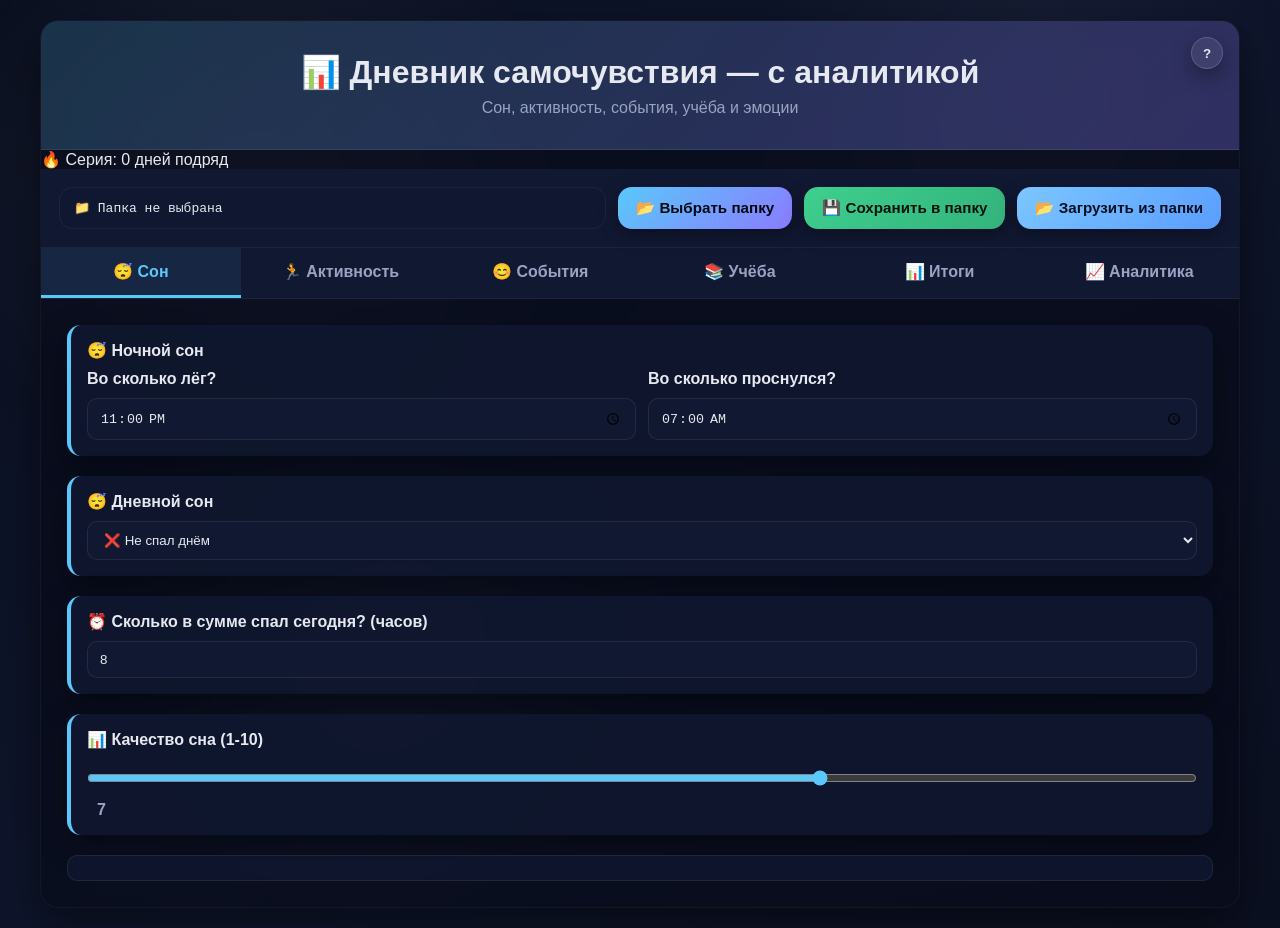
<file: index.html>
<!DOCTYPE html>
<html lang="ru">
<head>
    <meta charset="UTF-8">
    <meta name="viewport" content="width=device-width, initial-scale=1.0">
    <title>Дневник самочувствия — с аналитикой</title>
    <link rel="stylesheet" href="styles.css">
    <script src="app.js" defer></script>
</head>
<body>
    <div class="container">
        <div class="header">
            <button class="help-btn" onclick="openHelp()" title="Зачем это нужно?">?</button>
            <h1>📊 Дневник самочувствия — с аналитикой</h1>
            <p>Сон, активность, события, учёба и эмоции</p>
        </div>

        <div class="streak-card">
            🔥 Серия: <span id="streakValue">0</span> дней подряд
        </div>

        <div class="folder-setup">
            <div class="folder-controls">
                <div class="folder-status" id="folderStatus">
                    📁 Папка не выбрана
                </div>
                <button class="btn btn-primary" onclick="selectFolder()">
                    📂 Выбрать папку
                </button>
                <button class="btn btn-success" onclick="saveReport()">
                    💾 Сохранить в папку
                </button>
                <button class="btn btn-info" onclick="loadFromFolder()">
                    📂 Загрузить из папки
                </button>
            </div>
        </div>

        <div class="tabs">
            <div class="tab active" onclick="switchTab('bio', this)">😴 Сон</div>
            <div class="tab" onclick="switchTab('activity', this)">🏃 Активность</div>
            <div class="tab" onclick="switchTab('emotions', this)">😊 События</div>
            <div class="tab" onclick="switchTab('study', this)">📚 Учёба</div>
            <div class="tab" onclick="switchTab('summary', this)">📊 Итоги</div>
            <div class="tab" onclick="switchTab('analytics', this); loadAnalytics()">📈 Аналитика</div>
        </div>

        <div class="form-container">
            <!-- Вкладка: Сон -->
            <div id="bio" class="tab-content active">
                <div class="form-group">
                    <label>😴 Ночной сон</label>
                    <div class="row">
                        <div class="col">
                            <label>Во сколько лёг?</label>
                            <input type="time" id="sleepTime" value="23:00">
                        </div>
                        <div class="col">
                            <label>Во сколько проснулся?</label>
                            <input type="time" id="wakeTime" value="07:00">
                        </div>
                    </div>
                </div>

                <div class="form-group">
                    <label>😴 Дневной сон</label>
                    <select id="daySleep">
                        <option value="0">❌ Не спал днём</option>
                        <option value="1">✅ Спал меньше часа</option>
                        <option value="2">✅ Спал 1-2 часа</option>
                        <option value="3">✅ Спал больше 2 часов</option>
                    </select>
                </div>

                <div class="form-group">
                    <label>⏰ Сколько в сумме спал сегодня? (часов)</label>
                    <input type="number" id="totalSleep" min="0" max="24" step="0.5" value="8">
                </div>

                <div class="form-group">
                    <label>📊 Качество сна (1-10)</label>
                    <input type="range" id="sleepQuality" min="1" max="10" value="7" oninput="updateRangeValue('sleepQualityVal', this.value)">
                    <span id="sleepQualityVal" class="range-value">7</span>
                </div>
            </div>

            <!-- Вкладка: Активность -->
            <div id="activity" class="tab-content">
                <div class="form-group">
                    <label>🏃 Физическая активность</label>
                    <div id="activities"></div>
                    <button class="btn btn-info" onclick="addActivity()" style="margin-top: 10px;">➕ Добавить активность</button>
                </div>

                <div class="form-group">
                    <label>🚶 Количество шагов</label>
                    <input type="number" id="steps" min="0" max="50000" value="5000" step="100">
                </div>
            </div>

            <!-- Вкладка: События -->
            <div id="emotions" class="tab-content">
                <div class="form-group">
                    <label>😊 Настроение (1-10)</label>
                    <input type="range" id="mood" min="1" max="10" value="7" oninput="updateRangeValue('moodVal', this.value)">
                    <span id="moodVal" class="range-value">7</span>
                </div>

                <div class="form-group">
                    <label>😰 Уровень стресса (1-10)</label>
                    <input type="range" id="stress" min="1" max="10" value="4" oninput="updateRangeValue('stressVal', this.value)">
                    <span id="stressVal" class="range-value">4</span>
                </div>

                <div class="form-group">
                    <label>✨ Хорошие события</label>
                    <div id="goodEvents"></div>
                    <button class="btn btn-info" onclick="addGoodEvent()" style="margin-top: 10px;">➕ Добавить хорошее событие</button>
                    <div class="hint">💡 Отмечай всё, что порадовало сегодня</div>
                </div>

                <div class="form-group">
                    <label>💔 Плохие события</label>
                    <div id="badEvents"></div>
                    <button class="btn btn-info" onclick="addBadEvent()" style="margin-top: 10px;">➕ Добавить плохое событие</button>
                    <div class="hint">💡 Что расстроило или вызвало стресс</div>
                </div>
            </div>

            <!-- Вкладка: Учёба -->
            <div id="study" class="tab-content">
                <div class="form-group">
                    <label>📚 Посещение пар</label>
                    <div class="row">
                        <div class="col">
                            <label>Сколько посетил?</label>
                            <input type="number" id="classesAttended" min="0" max="10" value="3">
                        </div>
                        <div class="col">
                            <label>Из скольки всего?</label>
                            <input type="number" id="classesTotal" min="0" max="10" value="4">
                        </div>
                    </div>
                </div>

                <div class="form-group">
                    <label>🏠 Время на учёбу дома (часов)</label>
                    <input type="number" id="homeStudyHours" min="0" max="24" step="0.5" value="2">
                </div>

                <div class="form-group">
                    <label>📊 Сложность учебного дня (1-10)</label>
                    <input type="range" id="difficulty" min="1" max="10" value="5" oninput="updateRangeValue('difficultyVal', this.value)">
                    <span id="difficultyVal" class="range-value">5</span>
                </div>

                <div class="form-group">
                    <label>🤔 Прокрастинация (1-10)</label>
                    <input type="range" id="procrastination" min="1" max="10" value="5" oninput="updateRangeValue('procrastinationVal', this.value)">
                    <span id="procrastinationVal" class="range-value">5</span>
                    <div class="hint">1 = легко учился, 10 = вообще не мог заставить себя</div>
                </div>
            </div>

            <!-- Вкладка: Итоги -->
            <div id="summary" class="tab-content">
                <div class="form-group">
                    <label>⚡ Продуктивность (1-10)</label>
                    <input type="range" id="productivity" min="1" max="10" value="6" oninput="updateRangeValue('productivityVal', this.value)">
                    <span id="productivityVal" class="range-value">6</span>
                </div>

                <div class="form-group">
                    <label>😩 Заёбанность/усталость (1-10)</label>
                    <input type="range" id="fatigue" min="1" max="10" value="5" oninput="updateRangeValue('fatigueVal', this.value)">
                    <span id="fatigueVal" class="range-value">5</span>
                </div>

                <div class="form-group">
                    <label>📔 Комментарий дня</label>
                    <textarea id="comment" rows="3" placeholder="Что ещё важного произошло? Что хочется запомнить?"></textarea>
                </div>
            </div>

            <!-- Вкладка: Аналитика -->
            <div id="analytics" class="tab-content">
                <div class="date-picker">
                    <select id="analyticsPeriod" onchange="loadAnalytics()" class="btn btn-info">
                        <option value="7">Последние 7 дней</option>
                        <option value="14">Последние 14 дней</option>
                        <option value="30">Последние 30 дней</option>
                        <option value="90">Последние 90 дней</option>
                        <option value="all">Всё время</option>
                    </select>
                    <button class="btn btn-primary" onclick="loadAnalytics()">🔄 Обновить</button>
                    <button class="btn btn-success" onclick="exportStats()">📥 Экспорт статистики</button>
                </div>

                <!-- Статистика -->
                <div class="stats-grid" id="statsGrid"></div>

                <!-- Графики -->
                <div class="chart-container">
                    <h3>📈 Динамика настроения, сна и стресса</h3>
                    <canvas id="moodChart"></canvas>
                </div>

                <div class="chart-container">
                    <h3>📊 Продуктивность и усталость</h3>
                    <canvas id="productivityChart"></canvas>
                </div>

                <div class="chart-container">
                    <h3>🌙 Сон и долг сна</h3>
                    <canvas id="sleepChart"></canvas>
                </div>

                <div class="chart-container">
                    <h3>🚶 Шаги и настроение</h3>
                    <canvas id="stepsMoodChart"></canvas>
                </div>

                <!-- Корреляции -->
                <div class="correlation-grid" id="correlations"></div>

                <!-- Статистика событий -->
                <div class="row">
                    <div class="col">
                        <div class="chart-container">
                            <h3>✨ Частые хорошие события</h3>
                            <div id="goodEventsStats" class="events-list"></div>
                        </div>
                    </div>
                    <div class="col">
                        <div class="chart-container">
                            <h3>💔 Частые плохие события</h3>
                            <div id="badEventsStats" class="events-list"></div>
                        </div>
                    </div>
                </div>

                <div class="export-buttons">
                    <button class="btn btn-info" onclick="exportJSON()">📥 Экспорт всех данных (JSON)</button>
                    <button class="btn btn-success" onclick="exportCSV()">📥 Экспорт в CSV</button>
                    <button class="btn btn-warning" onclick="clearAllData()">🗑️ Очистить все данные</button>
                </div>
            </div>

            <div id="message" class="message"></div>
        </div>
    </div>
</body>
</html>
</file>
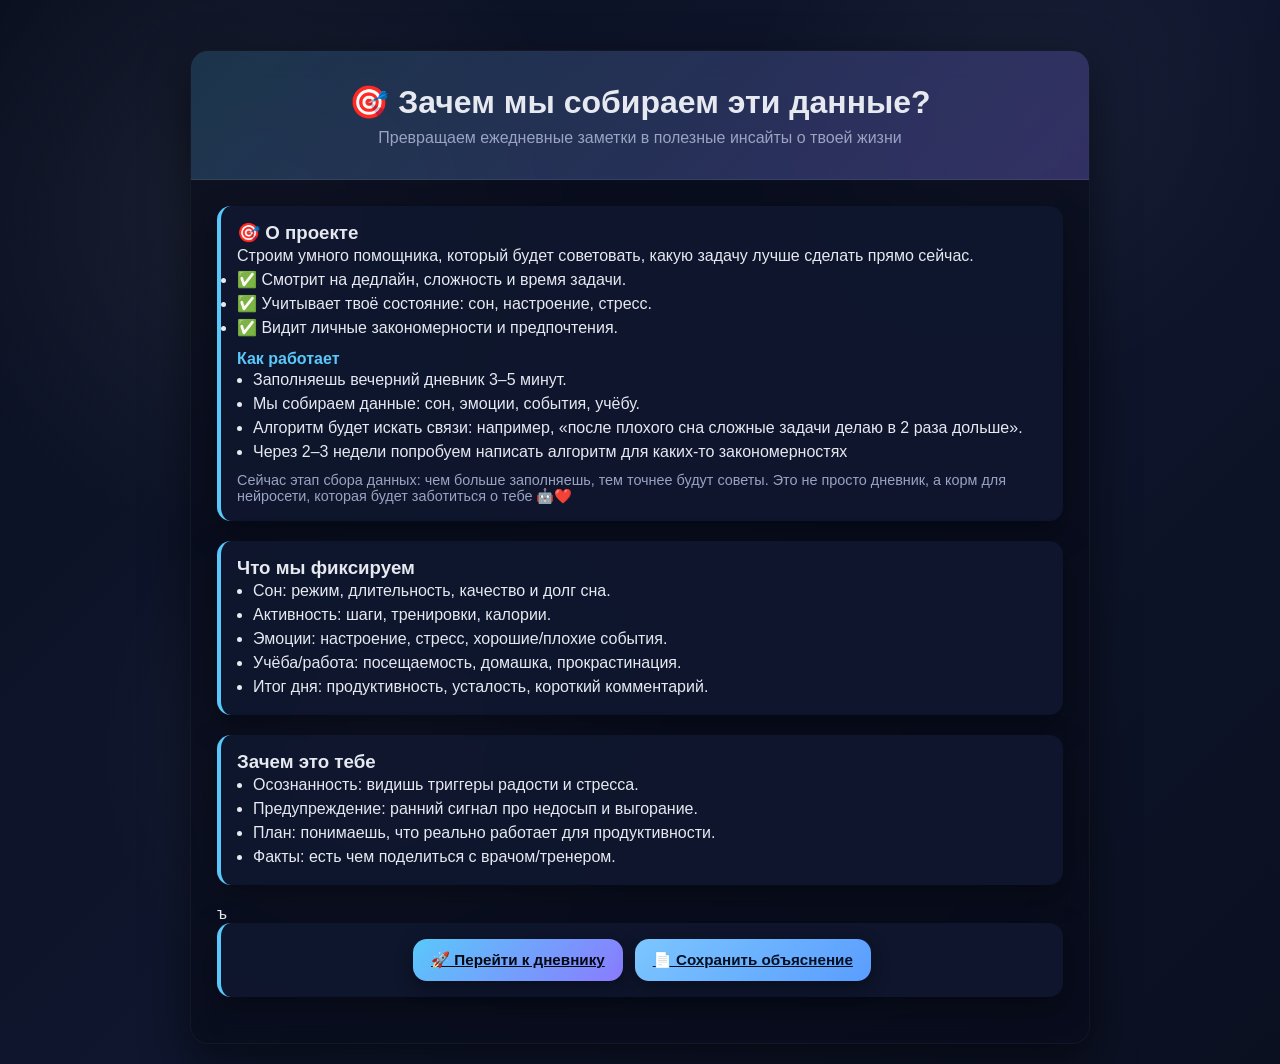
<file: help.html>
<!DOCTYPE html>
<html lang="ru">
<head>
  <meta charset="UTF-8">
  <meta name="viewport" content="width=device-width, initial-scale=1.0">
  <title>Зачем мы собираем данные</title>
  <link rel="stylesheet" href="styles.css">
</head>
<body>
  <div class="container" style="max-width: 900px; margin-top: 30px;">
    <div class="header" style="position: relative;">
      <h1>🎯 Зачем мы собираем эти данные?</h1>
      <p>Превращаем ежедневные заметки в полезные инсайты о твоей жизни</p>
    </div>

    <div class="form-container" style="max-height: none;">


      <div class="form-group">
        <h3>🎯 О проекте</h3>
        <p style="color: var(--text); line-height: 1.5;">Строим умного помощника, который будет советовать, какую задачу лучше сделать прямо сейчас.</p>
        <ul style="margin-left 16px; color: var(--text); line-height: 1.5;">
          <li>✅ Смотрит на дедлайн, сложность и время задачи.</li>
          <li>✅ Учитывает твоё состояние: сон, настроение, стресс.</li>
          <li>✅ Видит личные закономерности и предпочтения.</li>
        </ul>
        <h4 style="margin-top: 10px; color: var(--accent);">Как работает</h4>
        <ul style="margin-left: 16px; color: var(--text); line-height: 1.5;">
          <li>Заполняешь вечерний дневник 3–5 минут.</li>
          <li>Мы собираем данные: сон, эмоции, события, учёбу.</li>
          <li>Алгоритм будет искать связи: например, «после плохого сна сложные задачи делаю в 2 раза дольше».</li>
          <li>Через 2–3 недели попробуем написать алгоритм для каких-то закономерностях</li>
        </ul>
        <p class="hint" style="margin-top: 8px;">Сейчас этап сбора данных: чем больше заполняешь, тем точнее будут советы. Это не просто дневник, а корм для нейросети, которая будет заботиться о тебе 🤖❤️</p>
      </div>

      <div class="form-group">
        <h3>Что мы фиксируем</h3>
        <ul style="margin-left: 16px; color: var(--text); line-height: 1.5;">
          <li>Сон: режим, длительность, качество и долг сна.</li>
          <li>Активность: шаги, тренировки, калории.</li>
          <li>Эмоции: настроение, стресс, хорошие/плохие события.</li>
          <li>Учёба/работа: посещаемость, домашка, прокрастинация.</li>
          <li>Итог дня: продуктивность, усталость, короткий комментарий.</li>
        </ul>
      </div>



      <div class="form-group">
        <h3>Зачем это тебе</h3>
        <ul style="margin-left: 16px; color: var(--text); line-height: 1.5;">
          <li>Осознанность: видишь триггеры радости и стресса.</li>
          <li>Предупреждение: ранний сигнал про недосып и выгорание.</li>
          <li>План: понимаешь, что реально работает для продуктивности.</li>
          <li>Факты: есть чем поделиться с врачом/тренером.</li>
        </ul>
      </div>

      ъ

      <div class="form-group" style="text-align: center; display: flex; gap: 12px; justify-content: center; flex-wrap: wrap;">
        <a class="btn btn-primary" href="index.html">🚀 Перейти к дневнику</a>
        <a class="btn btn-info" href="#" onclick="window.print(); return false;">📄 Сохранить объяснение</a>
      </div>
    </div>
  </div>
</body>
</html>
</file>
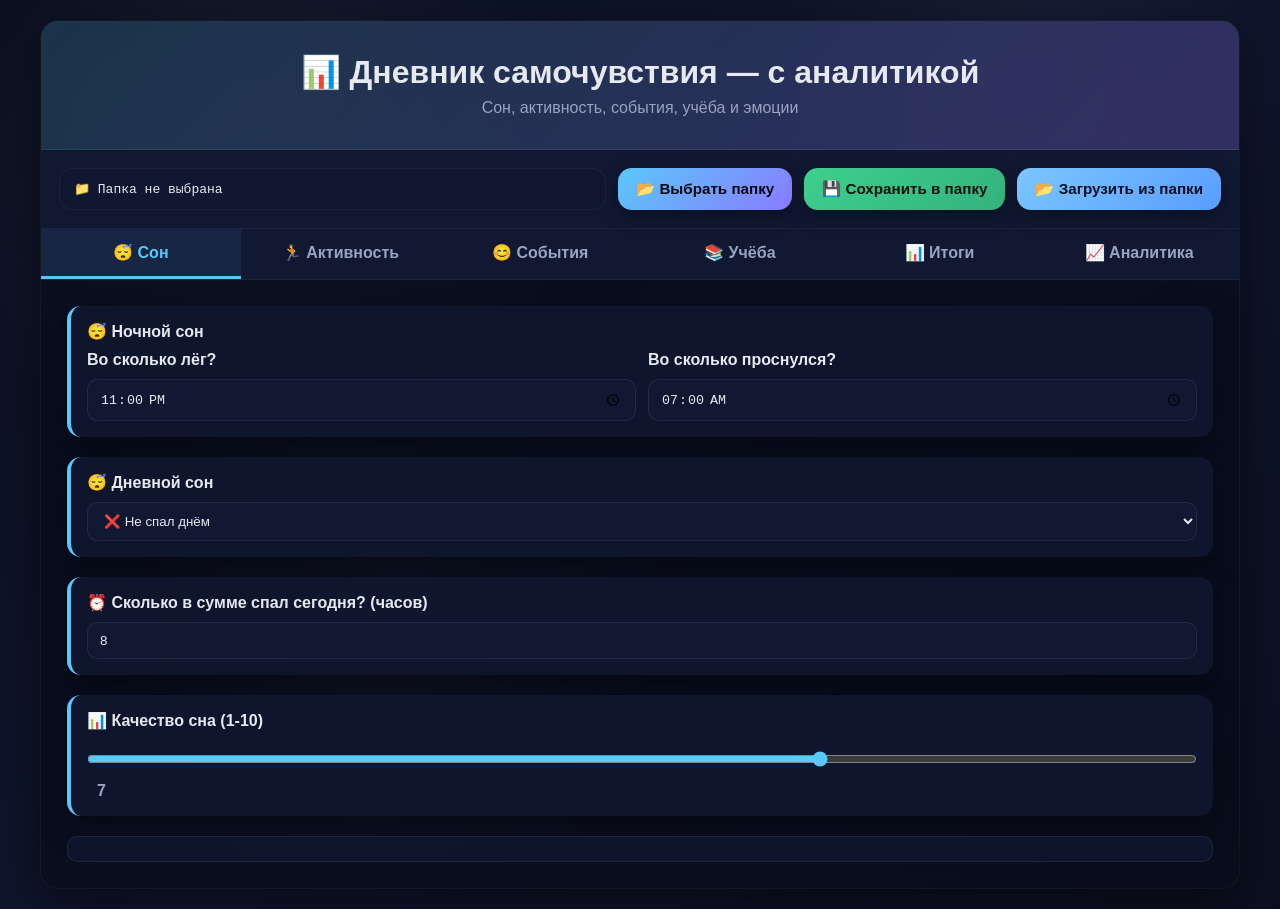
<file: title.html>
<!DOCTYPE html>
<html lang="ru">
<head>
    <meta charset="UTF-8">
    <meta name="viewport" content="width=device-width, initial-scale=1.0">
    <title>Дневник самочувствия — с аналитикой</title>
    <link rel="stylesheet" href="styles.css">
    <script src="app.js" defer></script>
</head>
<body>
    <div class="container">
        <div class="header">
            <h1>📊 Дневник самочувствия — с аналитикой</h1>
            <p>Сон, активность, события, учёба и эмоции</p>
        </div>

        <div class="folder-setup">
            <div class="folder-controls">
                <div class="folder-status" id="folderStatus">
                    📁 Папка не выбрана
                </div>
                <button class="btn btn-primary" onclick="selectFolder()">
                    📂 Выбрать папку
                </button>
                <button class="btn btn-success" onclick="saveReport()">
                    💾 Сохранить в папку
                </button>
                <button class="btn btn-info" onclick="loadFromFolder()">
                    📂 Загрузить из папки
                </button>
            </div>
        </div>

        <div class="tabs">
            <div class="tab active" onclick="switchTab('bio', this)">😴 Сон</div>
            <div class="tab" onclick="switchTab('activity', this)">🏃 Активность</div>
            <div class="tab" onclick="switchTab('emotions', this)">😊 События</div>
            <div class="tab" onclick="switchTab('study', this)">📚 Учёба</div>
            <div class="tab" onclick="switchTab('summary', this)">📊 Итоги</div>
            <div class="tab" onclick="switchTab('analytics', this); loadAnalytics()">📈 Аналитика</div>
        </div>

        <div class="form-container">
            <!-- Вкладка: Сон -->
            <div id="bio" class="tab-content active">
                <div class="form-group">
                    <label>😴 Ночной сон</label>
                    <div class="row">
                        <div class="col">
                            <label>Во сколько лёг?</label>
                            <input type="time" id="sleepTime" value="23:00">
                        </div>
                        <div class="col">
                            <label>Во сколько проснулся?</label>
                            <input type="time" id="wakeTime" value="07:00">
                        </div>
                    </div>
                </div>

                <div class="form-group">
                    <label>😴 Дневной сон</label>
                    <select id="daySleep">
                        <option value="0">❌ Не спал днём</option>
                        <option value="1">✅ Спал меньше часа</option>
                        <option value="2">✅ Спал 1-2 часа</option>
                        <option value="3">✅ Спал больше 2 часов</option>
                    </select>
                </div>

                <div class="form-group">
                    <label>⏰ Сколько в сумме спал сегодня? (часов)</label>
                    <input type="number" id="totalSleep" min="0" max="24" step="0.5" value="8">
                </div>

                <div class="form-group">
                    <label>📊 Качество сна (1-10)</label>
                    <input type="range" id="sleepQuality" min="1" max="10" value="7" oninput="updateRangeValue('sleepQualityVal', this.value)">
                    <span id="sleepQualityVal" class="range-value">7</span>
                </div>
            </div>

            <!-- Вкладка: Активность -->
            <div id="activity" class="tab-content">
                <div class="form-group">
                    <label>🏃 Физическая активность</label>
                    <div id="activities"></div>
                    <button class="btn btn-info" onclick="addActivity()" style="margin-top: 10px;">➕ Добавить активность</button>
                </div>

                <div class="form-group">
                    <label>🚶 Количество шагов</label>
                    <input type="number" id="steps" min="0" max="50000" value="5000" step="100">
                </div>
            </div>

            <!-- Вкладка: События -->
            <div id="emotions" class="tab-content">
                <div class="form-group">
                    <label>😊 Настроение (1-10)</label>
                    <input type="range" id="mood" min="1" max="10" value="7" oninput="updateRangeValue('moodVal', this.value)">
                    <span id="moodVal" class="range-value">7</span>
                </div>

                <div class="form-group">
                    <label>😰 Уровень стресса (1-10)</label>
                    <input type="range" id="stress" min="1" max="10" value="4" oninput="updateRangeValue('stressVal', this.value)">
                    <span id="stressVal" class="range-value">4</span>
                </div>

                <div class="form-group">
                    <label>✨ Хорошие события</label>
                    <div id="goodEvents"></div>
                    <button class="btn btn-info" onclick="addGoodEvent()" style="margin-top: 10px;">➕ Добавить хорошее событие</button>
                    <div class="hint">💡 Отмечай всё, что порадовало сегодня</div>
                </div>

                <div class="form-group">
                    <label>💔 Плохие события</label>
                    <div id="badEvents"></div>
                    <button class="btn btn-info" onclick="addBadEvent()" style="margin-top: 10px;">➕ Добавить плохое событие</button>
                    <div class="hint">💡 Что расстроило или вызвало стресс</div>
                </div>
            </div>

            <!-- Вкладка: Учёба -->
            <div id="study" class="tab-content">
                <div class="form-group">
                    <label>📚 Посещение пар</label>
                    <div class="row">
                        <div class="col">
                            <label>Сколько посетил?</label>
                            <input type="number" id="classesAttended" min="0" max="10" value="3">
                        </div>
                        <div class="col">
                            <label>Из скольки всего?</label>
                            <input type="number" id="classesTotal" min="0" max="10" value="4">
                        </div>
                    </div>
                </div>

                <div class="form-group">
                    <label>🏠 Время на учёбу дома (часов)</label>
                    <input type="number" id="homeStudyHours" min="0" max="24" step="0.5" value="2">
                </div>

                <div class="form-group">
                    <label>📊 Сложность учебного дня (1-10)</label>
                    <input type="range" id="difficulty" min="1" max="10" value="5" oninput="updateRangeValue('difficultyVal', this.value)">
                    <span id="difficultyVal" class="range-value">5</span>
                </div>

                <div class="form-group">
                    <label>🤔 Прокрастинация (1-10)</label>
                    <input type="range" id="procrastination" min="1" max="10" value="5" oninput="updateRangeValue('procrastinationVal', this.value)">
                    <span id="procrastinationVal" class="range-value">5</span>
                    <div class="hint">1 = легко учился, 10 = вообще не мог заставить себя</div>
                </div>
            </div>

            <!-- Вкладка: Итоги -->
            <div id="summary" class="tab-content">
                <div class="form-group">
                    <label>⚡ Продуктивность (1-10)</label>
                    <input type="range" id="productivity" min="1" max="10" value="6" oninput="updateRangeValue('productivityVal', this.value)">
                    <span id="productivityVal" class="range-value">6</span>
                </div>

                <div class="form-group">
                    <label>😩 Заёбанность/усталость (1-10)</label>
                    <input type="range" id="fatigue" min="1" max="10" value="5" oninput="updateRangeValue('fatigueVal', this.value)">
                    <span id="fatigueVal" class="range-value">5</span>
                </div>

                <div class="form-group">
                    <label>📔 Комментарий дня</label>
                    <textarea id="comment" rows="3" placeholder="Что ещё важного произошло? Что хочется запомнить?"></textarea>
                </div>
            </div>

            <!-- Вкладка: Аналитика -->
            <div id="analytics" class="tab-content">
                <div class="date-picker">
                    <select id="analyticsPeriod" onchange="loadAnalytics()" class="btn btn-info">
                        <option value="7">Последние 7 дней</option>
                        <option value="14">Последние 14 дней</option>
                        <option value="30">Последние 30 дней</option>
                        <option value="90">Последние 90 дней</option>
                        <option value="all">Всё время</option>
                    </select>
                    <button class="btn btn-primary" onclick="loadAnalytics()">🔄 Обновить</button>
                    <button class="btn btn-success" onclick="exportStats()">📥 Экспорт статистики</button>
                </div>

                <!-- Статистика -->
                <div class="stats-grid" id="statsGrid"></div>

                <!-- Графики -->
                <div class="chart-container">
                    <h3>📈 Динамика настроения, сна и стресса</h3>
                    <canvas id="moodChart"></canvas>
                </div>

                <div class="chart-container">
                    <h3>📊 Продуктивность и усталость</h3>
                    <canvas id="productivityChart"></canvas>
                </div>

                <div class="chart-container">
                    <h3>🌙 Сон и долг сна</h3>
                    <canvas id="sleepChart"></canvas>
                </div>

                <div class="chart-container">
                    <h3>🚶 Шаги и настроение</h3>
                    <canvas id="stepsMoodChart"></canvas>
                </div>

                <!-- Корреляции -->
                <div class="correlation-grid" id="correlations"></div>

                <!-- Статистика событий -->
                <div class="row">
                    <div class="col">
                        <div class="chart-container">
                            <h3>✨ Частые хорошие события</h3>
                            <div id="goodEventsStats" class="events-list"></div>
                        </div>
                    </div>
                    <div class="col">
                        <div class="chart-container">
                            <h3>💔 Частые плохие события</h3>
                            <div id="badEventsStats" class="events-list"></div>
                        </div>
                    </div>
                </div>

                <div class="export-buttons">
                    <button class="btn btn-info" onclick="exportJSON()">📥 Экспорт всех данных (JSON)</button>
                    <button class="btn btn-success" onclick="exportCSV()">📥 Экспорт в CSV</button>
                    <button class="btn btn-warning" onclick="clearAllData()">🗑️ Очистить все данные</button>
                </div>
            </div>

            <div id="message" class="message"></div>
        </div>
    </div>
</body>
</html>
</file>
<file: styles.css>
/* Тёмная тема «звёздное небо» */
:root {
    --bg: #0b1021;
    --bg2: #111832;
    --card: rgba(17, 24, 50, 0.75);
    --card-strong: rgba(22, 32, 60, 0.9);
    --text: #e6e9f0;
    --muted: #9aa3c2;
    --accent: #5ac8fa;
    --accent-2: #8a7bff;
    --good: #3ecf8e;
    --bad: #ff6b6b;
    --warn: #f7b955;
    --grid: rgba(255, 255, 255, 0.07);
    --shadow: 0 15px 45px rgba(0, 0, 0, 0.5);
    --radius: 14px;
}

* { margin: 0; padding: 0; box-sizing: border-box; }

body {
    font-family: 'Segoe UI', Tahoma, Geneva, Verdana, sans-serif;
    background: radial-gradient(circle at 20% 20%, rgba(255,255,255,0.06), transparent 25%),
                radial-gradient(circle at 80% 10%, rgba(255,255,255,0.04), transparent 20%),
                radial-gradient(circle at 30% 70%, rgba(255,255,255,0.05), transparent 25%),
                linear-gradient(135deg, #0b1021 0%, #0f162d 50%, #0b1021 100%);
    color: var(--text);
    min-height: 100vh;
    padding: 20px;
    background-size: cover;
}

.container {
    max-width: 1200px;
    margin: 0 auto;
    background: rgba(8, 12, 26, 0.65);
    border: 1px solid rgba(255,255,255,0.04);
    border-radius: 18px;
    box-shadow: var(--shadow);
    overflow: hidden;
    backdrop-filter: blur(14px);
}

.header {
    background: linear-gradient(135deg, rgba(90, 200, 250, 0.2), rgba(138, 123, 255, 0.3));
    color: var(--text);
    padding: 32px;
    text-align: center;
    border-bottom: 1px solid rgba(255,255,255,0.08);
    position: relative;
}

.help-btn {
    position: absolute;
    right: 16px;
    top: 16px;
    width: 32px;
    height: 32px;
    border-radius: 50%;
    border: 1px solid rgba(255,255,255,0.15);
    background: rgba(255,255,255,0.08);
    color: var(--text);
    cursor: pointer;
    font-weight: 800;
    box-shadow: 0 8px 20px rgba(0,0,0,0.35);
}
.help-btn:hover { background: rgba(90,200,250,0.25); color: #0b1021; }

.header h1 { font-size: 2em; margin-bottom: 8px; }
.header p { color: var(--muted); }

.folder-setup { background: var(--bg2); padding: 18px; border-bottom: 1px solid rgba(255,255,255,0.05); }
.folder-controls { display: flex; gap: 12px; align-items: center; flex-wrap: wrap; }
.folder-status {
    flex: 1;
    padding: 12px 14px;
    background: var(--card);
    border: 1px solid rgba(255,255,255,0.05);
    border-radius: var(--radius);
    font-family: monospace;
    min-width: 260px;
    color: var(--text);
}

.btn {
    padding: 12px 18px;
    border: none;
    border-radius: var(--radius);
    font-size: 0.95em;
    font-weight: 600;
    cursor: pointer;
    transition: all 0.2s ease;
    color: #0b1021;
    box-shadow: 0 6px 18px rgba(0,0,0,0.35);
}
.btn:hover { transform: translateY(-1px); }
.btn:active { transform: translateY(0); }

.btn-primary { background: linear-gradient(135deg, var(--accent), var(--accent-2)); color: #050912; }
.btn-success { background: linear-gradient(135deg, var(--good), #33b37c); color: #04120b; }
.btn-info { background: linear-gradient(135deg, #7cc6ff, #5a9dff); color: #041022; }
.btn-warning { background: linear-gradient(135deg, var(--warn), #f59f00); color: #2a1a00; }

.tabs { display: flex; flex-wrap: wrap; border-bottom: 1px solid rgba(255,255,255,0.05); background: var(--bg2); }
.tab {
    flex: 1; min-width: 120px; padding: 14px; text-align: center; cursor: pointer;
    font-weight: 700; color: var(--muted); transition: all 0.2s ease; border-bottom: 3px solid transparent;
}
.tab:hover { background: rgba(255,255,255,0.03); }
.tab.active { color: var(--accent); border-bottom-color: var(--accent); background: rgba(90, 200, 250, 0.08); }

.form-container { padding: 26px; max-height: 70vh; overflow-y: auto; }
.tab-content { display: none; }
.tab-content.active { display: block; }

.form-group {
    margin-bottom: 20px;
    background: var(--card);
    padding: 16px;
    border-radius: var(--radius);
    border-left: 4px solid var(--accent);
    box-shadow: 0 10px 30px rgba(0,0,0,0.35);
}
.form-group label { font-weight: 700; color: var(--text); display: block; margin-bottom: 10px; }
.form-group select,
.form-group input,
.form-group textarea {
    width: 100%; padding: 10px 12px; border-radius: 10px; border: 1px solid rgba(255,255,255,0.08);
    background: var(--bg2); color: var(--text); outline: none;
}
.form-group input[type=range] { accent-color: var(--accent); }

.row { display: flex; gap: 12px; }
.col { flex: 1; }

.range-value { margin-left: 10px; color: var(--muted); font-weight: 600; }
.hint { color: var(--muted); margin-top: 6px; font-size: 0.9em; }

.event-item { background: var(--card-strong); padding: 12px; border-radius: 12px; margin-top: 10px; border: 1px solid rgba(255,255,255,0.05); }
.event-header { display: flex; justify-content: space-between; align-items: center; margin-bottom: 8px; }
.event-header h4 { color: var(--text); }
.remove-btn { background: transparent; border: none; color: var(--bad); cursor: pointer; font-size: 1.1em; }

.event-presets { display: flex; flex-wrap: wrap; gap: 8px; margin-bottom: 8px; }
.preset-tag { padding: 6px 10px; border-radius: 20px; background: rgba(255,255,255,0.06); border: 1px solid rgba(255,255,255,0.08); cursor: pointer; color: var(--text); }
.preset-tag.selected { background: rgba(90, 200, 250, 0.2); border-color: var(--accent); }

.stats-grid { display: grid; grid-template-columns: repeat(auto-fit, minmax(200px, 1fr)); gap: 12px; }
.stat-card {
    background: var(--card);
    border-radius: var(--radius);
    padding: 14px;
    border: 1px solid rgba(255,255,255,0.05);
    box-shadow: 0 10px 30px rgba(0,0,0,0.35);
}
.stat-card h3 { font-size: 1em; color: var(--muted); margin-bottom: 6px; }
.stat-card .value { font-size: 1.7em; font-weight: 800; color: var(--text); }
.stat-card .trend { margin-top: 6px; font-weight: 600; }
.stat-card .trend.up { color: var(--good); }
.stat-card .trend.down { color: var(--bad); }
.stat-card .trend.stable { color: var(--muted); }

.chart-container {
    background: var(--card);
    padding: 14px;
    border-radius: var(--radius);
    margin-bottom: 16px;
    border: 1px solid rgba(255,255,255,0.05);
    box-shadow: 0 10px 30px rgba(0,0,0,0.35);
}
.chart-container h3 { margin-bottom: 10px; color: var(--text); font-size: 1em; }
.chart-container canvas { width: 100%; height: auto; max-height: 220px; background: var(--bg2); border-radius: 10px; }

.correlation-grid { display: grid; grid-template-columns: repeat(auto-fit, minmax(220px, 1fr)); gap: 12px; }
.correlation-card { background: var(--card-strong); padding: 12px; border-radius: var(--radius); border: 1px solid rgba(255,255,255,0.05); }
.correlation-card h4 { color: var(--text); margin-bottom: 8px; }
.correlation-value { font-size: 1.4em; font-weight: 800; color: var(--accent); }
.correlation-bar { background: rgba(255,255,255,0.06); height: 8px; border-radius: 6px; margin-top: 8px; overflow: hidden; }
.correlation-fill { background: var(--accent); height: 100%; border-radius: 6px; }

.events-list { display: flex; flex-direction: column; gap: 8px; }
.event-stat { display: flex; justify-content: space-between; align-items: center; background: var(--card); padding: 10px 12px; border-radius: 10px; border: 1px solid rgba(255,255,255,0.05); }
.event-stat .count { background: var(--accent-2); color: #0a0f1f; padding: 2px 8px; border-radius: 12px; font-size: 0.85em; }

.message { margin-top: 16px; padding: 12px; border-radius: 10px; background: var(--card); border: 1px solid rgba(255,255,255,0.08); color: var(--text); }
.message.success { border-color: var(--good); }
.message.error { border-color: var(--bad); }

.date-picker, .export-buttons { display: flex; gap: 10px; margin-bottom: 14px; flex-wrap: wrap; }

@media (max-width: 720px) {
    .folder-controls { flex-direction: column; align-items: stretch; }
    .tabs { flex-direction: column; }
    .row { flex-direction: column; }
    .form-container { max-height: none; }
}
</file>
